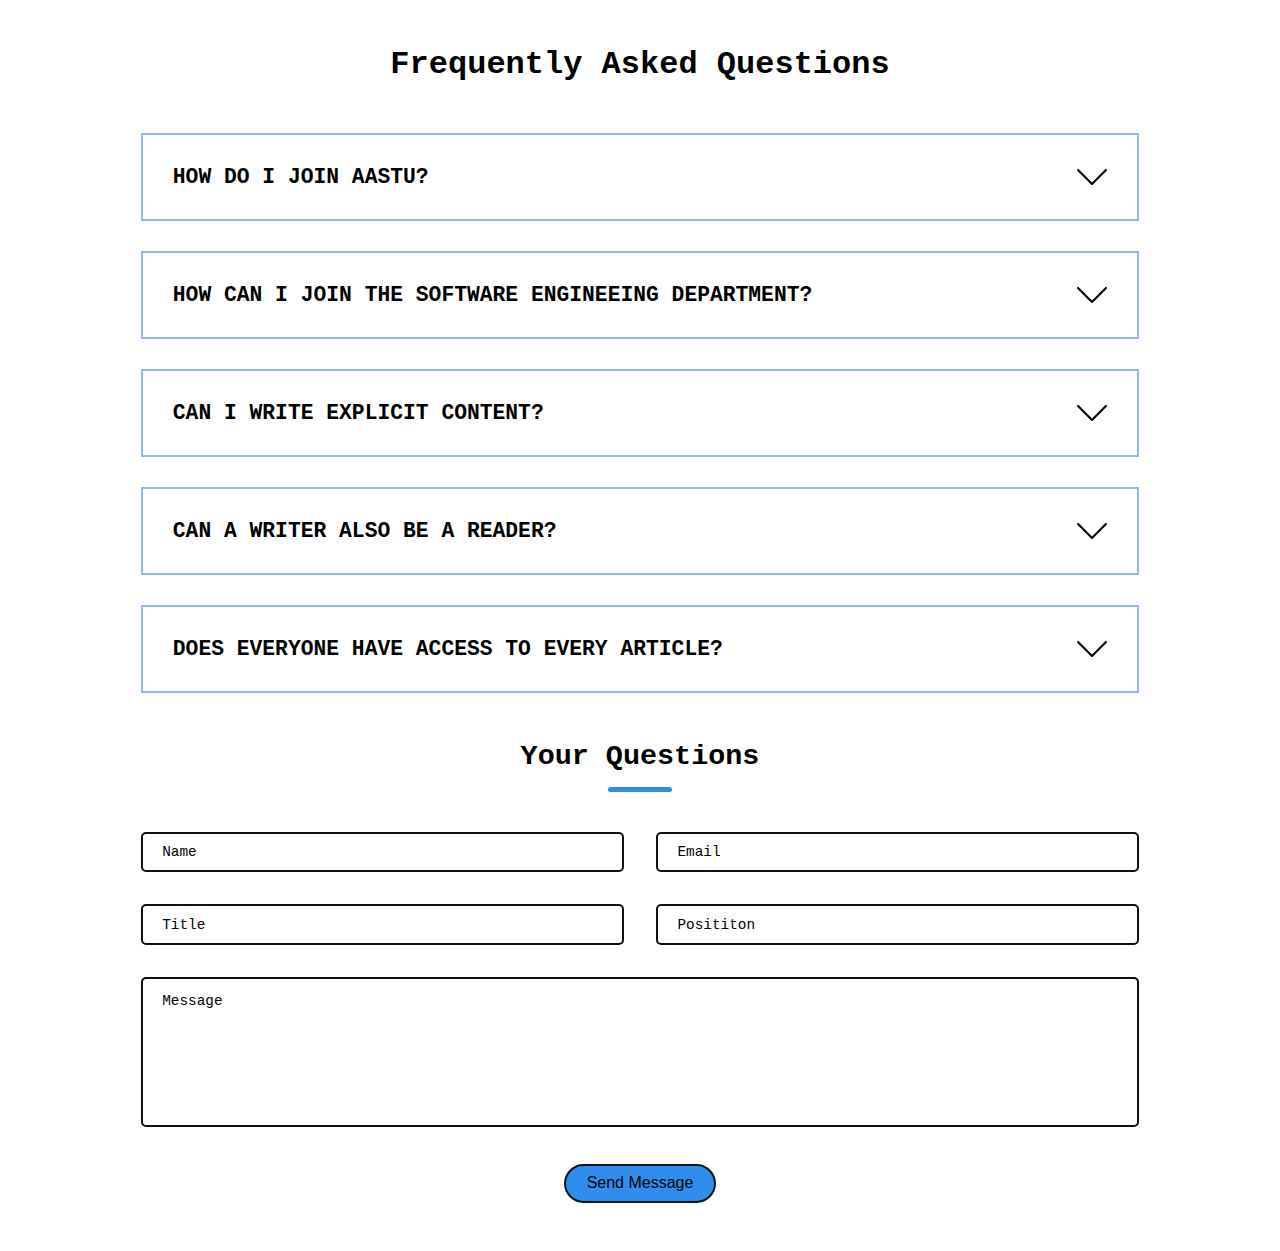
<file: src/pages/faq.html>
<!DOCTYPE html>
<html lang="en">
  <head>
    <meta charset="UTF-8" />
    <meta http-equiv="X-UA-Compatible" content="IE=edge" />
    <meta name="viewport" content="width=device-width, initial-scale=1.0" />
    <!-- <link rel="stylesheet" href="../resources/components/base.css" /> -->
    <!-- <link rel="stylesheet" href="../resources/components/button.css" /> -->
    <link rel="stylesheet" href="../styles/faq.css" />
    <title>Frequently Asked Questions | Software Engineering Department</title>
  </head>
  <body>

	

    <!-- FAQ Section -->
    <section class="wrapper">
      <!-- Our Work Goes Here -->
      <div class="faqSectionContainer">
       
        <!-- Navigation Bar Ends here -->
        <h1 id="faqHeader">Frequently Asked Questions</h1>
        <div class="faqContainer">
            <!-- It will load data from faq array then renders it here -->
        </div>
      </div>

      <!-- Question Asking Form -->
      <!-- FAQ form -->
			<div class="container questionForm">
				<div class="formHeaderText">
					<h3 class="title">Your Questions</h3>
					<span class="line" ></span>				
				</div>
				<form class="formLayout">
						<div class="inputContainer nameArea">
								<input required type="text" name="name" class="input">
								<label for="name">Name</label>
								<span>Name</span>
						</div>
						<div class="inputContainer emailArea">
								<input required type="email" name="email" class="input">
								<label for="email">Email</label>
								<span>Email</span>
						</div>
						<div class="inputContainer titleArea">
								<input type="text" name="title" class="input">
								<label for="title">Title</label>
								<span>Title</span>
						</div>
						<div class="inputContainer positionArea">
								<input type="text" name="posititon" class="input">
								<label for="posititon">Posititon</label>
								<span>Posititon</span>
						</div>
						<div class="inputContainer textarea messageArea">
								<textarea required name="message" class="input"></textarea>
								<label for="message">Message</label>
								<span>Message</span>
						</div>

						<div class="buttonArea">
							<button type="submit" class="btn">Send Message</button>
						</div>
				</form>
			</div>
    </section>

    <!-- Footer Goes Here -->

    <script src="../js/script.js"></script>
  </body>
</html>
</file>
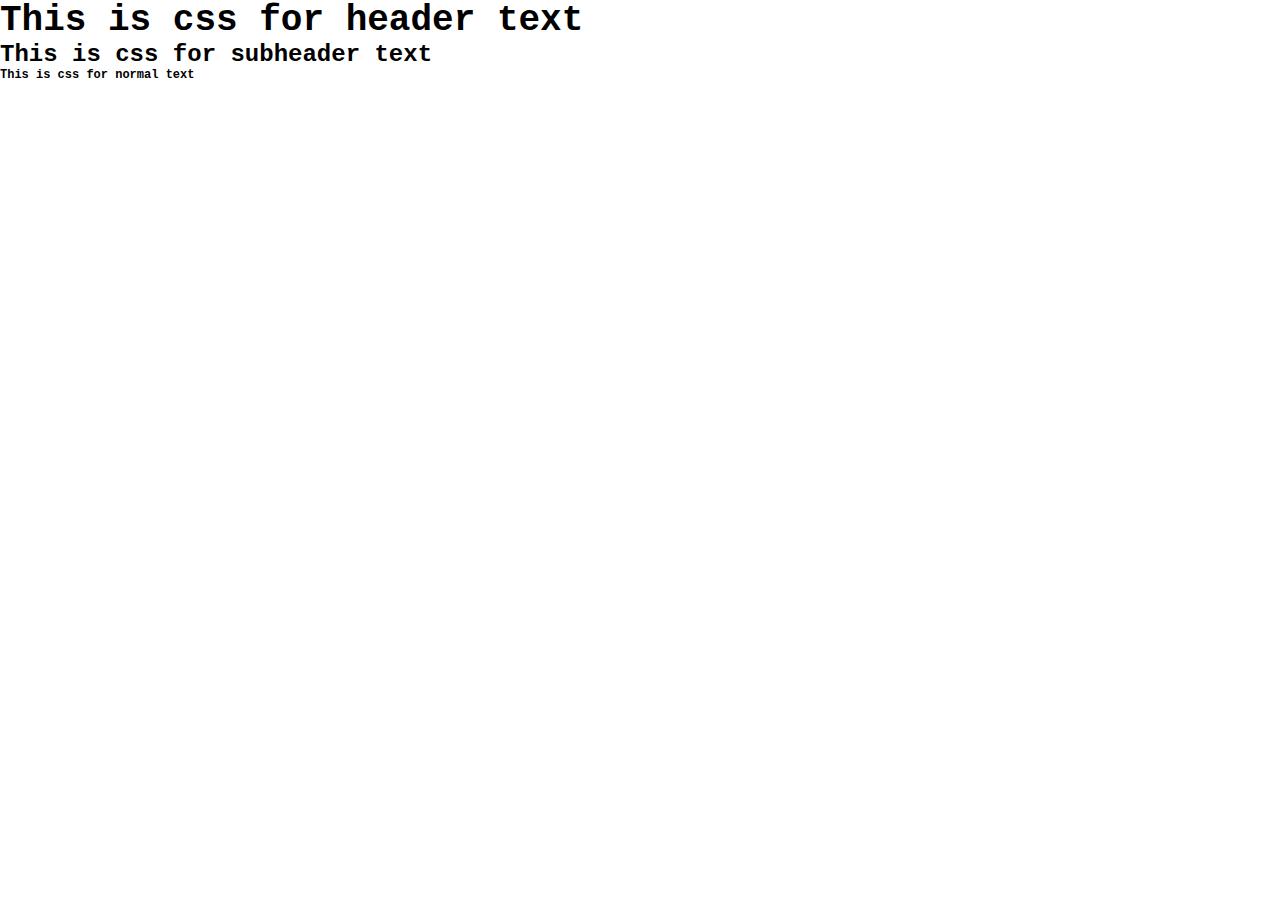
<file: src/resources/components/base.html>
<!DOCTYPE html>
<html lang="en">
<head>
    <meta charset="UTF-8">
    <meta http-equiv="X-UA-Compatible" content="IE=edge">
    <meta name="viewport" content="width=device-width, initial-scale=1.0">
    <link rel="stylesheet" href="base.css">
    <title>Base</title>
</head>
<body>
    <div>
        <h1 class="font fontHeader">This is css for header text</h1>
    </div>

    <div>
        <h1 class="font fontSubHeader">This is css for subheader text</h1>
    </div>

    <div>
        <h1 class="font fontText">This is css for normal text</h1>
    </div>
</body>
</html>
</file>
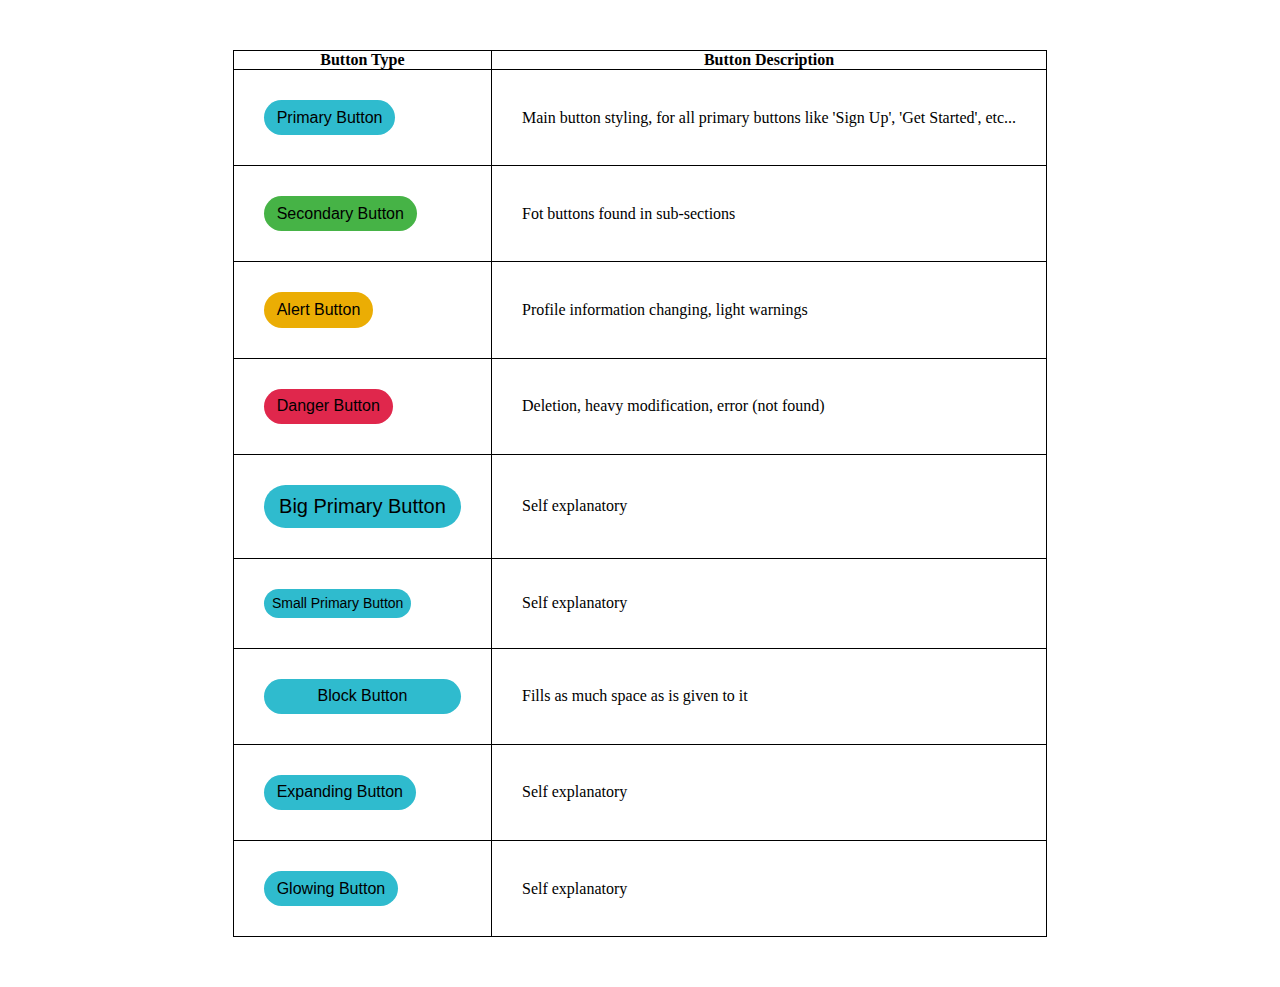
<file: src/resources/components/button.html>
<!DOCTYPE html>
<html lang="en">
<head>
    <meta charset="UTF-8">
    <meta http-equiv="X-UA-Compatible" content="IE=edge">
    <meta name="viewport" content="width=device-width, initial-scale=1.0">
    <link rel="stylesheet" href="base.css">
    <link rel="stylesheet" href="button.css">
    <title>Implementation</title>
</head>
<body>
    <div class="table">
        <table>
            <thead>
                <th>Button Type</th>
                <th>Button Description</th>
            </thead>
            <tbody>
                <tr>
                    <td><button class="btn btnPrimary">Primary Button</button></td>
                    <td>Main button styling, for all primary buttons like 'Sign Up', 'Get Started', etc...</td>
                </tr>
                <tr>
                    <td><button class="btn btnSecondary">Secondary Button</button></td>
                    <td>Fot buttons found in sub-sections</td>
                </tr>
                <tr>
                    <td><button class="btn btnAlert">Alert Button</button></td>
                    <td>Profile information changing, light warnings</td>
                </tr>
                <tr>
                    <td><button class="btn btnDanger">Danger Button</button></td>
                    <td>Deletion, heavy modification, error (not found)</td>
                </tr>
                <tr>
                    <td><button class="btn btnPrimary btnBig">Big Primary Button</button></td>
                    <td>Self explanatory</td>
                </tr>
                <tr>
                    <td><button class="btn btnPrimary btnSmall">Small Primary Button</button></td>
                    <td>Self explanatory</td>
                </tr>
                <tr>
                    <td><button class="btn btnPrimary btnBlock">Block Button</button></td>
                    <td>Fills as much space as is given to it</td>
                </tr>
                <tr>
                    <td><button class="btn btnPrimary btnHoverExpand">Expanding Button</button></td>
                    <td>Self explanatory</td>
                </tr>
                <tr>
                    <td><button class="btn btnPrimary btnHoverGlow">Glowing Button</button></td>
                    <td>Self explanatory</td>
                </tr>
            </tbody>
        </table>
    </div>
    
    
</body>
</html>
</file>
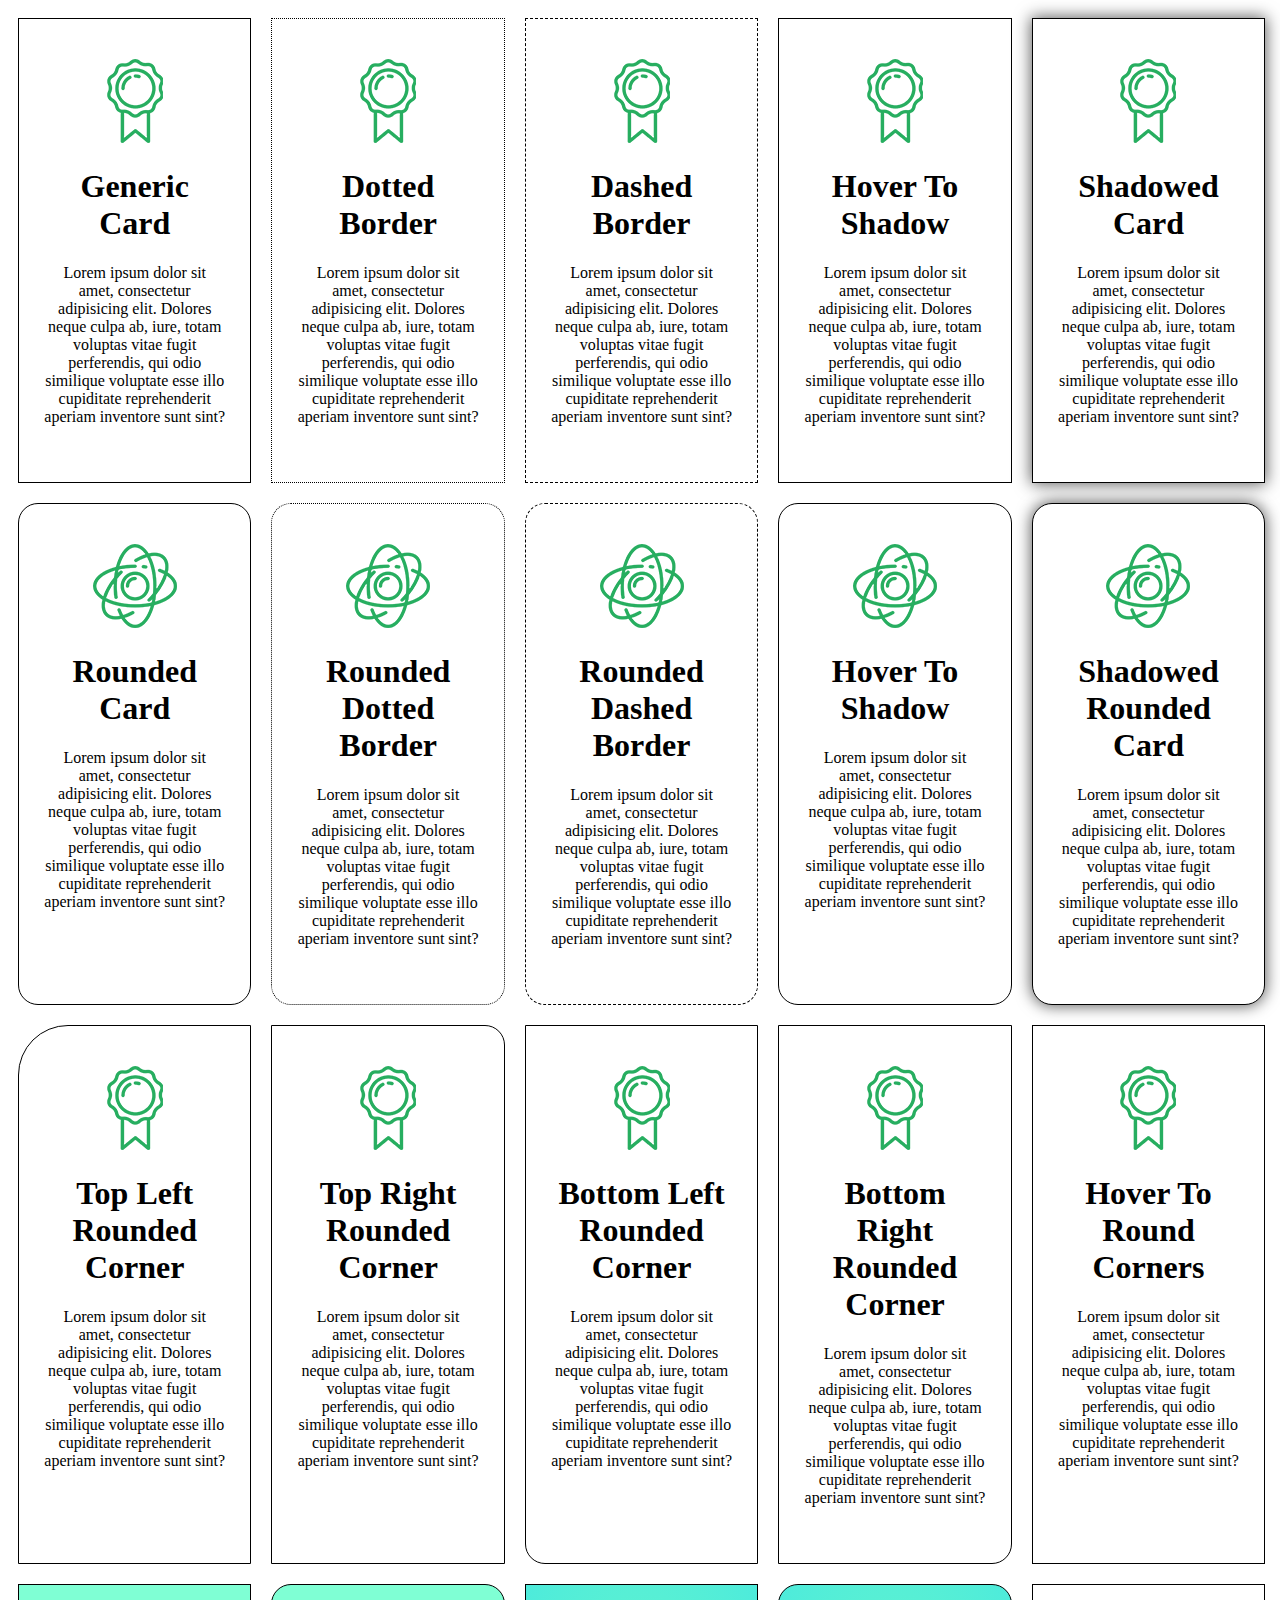
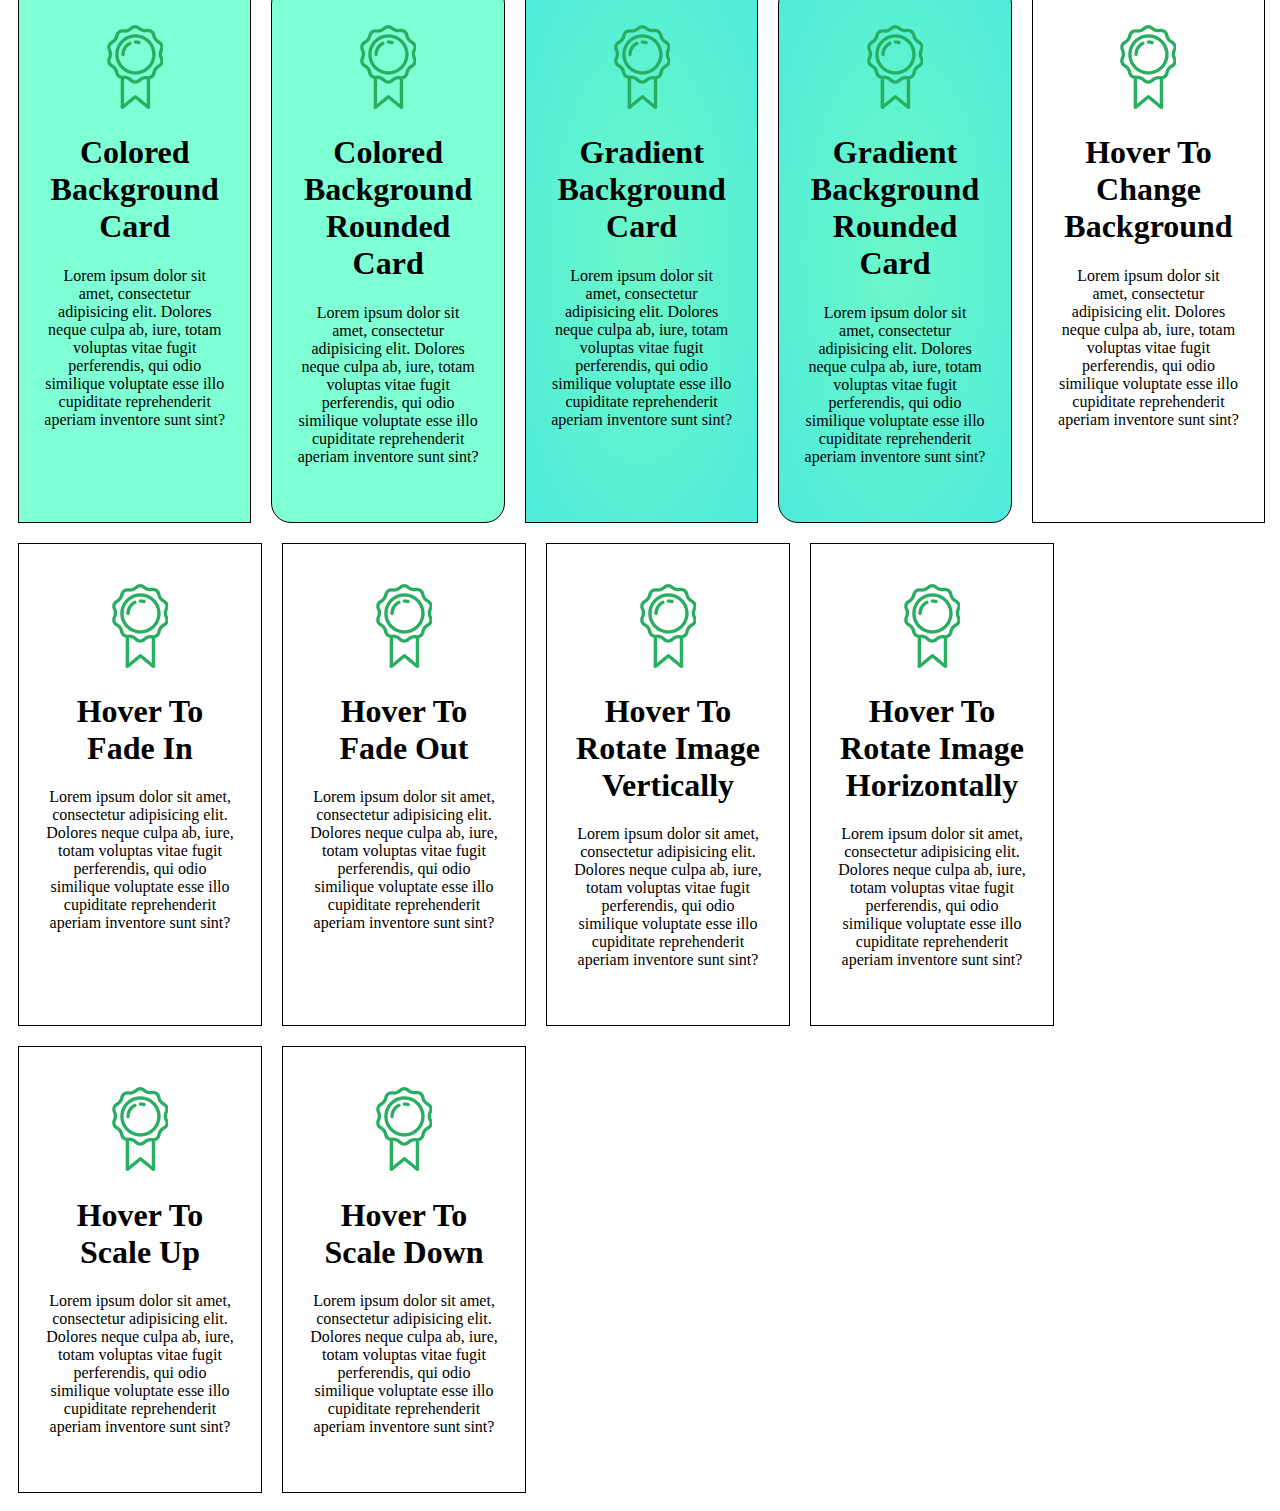
<file: src/resources/components/cards.html>
<!DOCTYPE html>
<html>
    <head>
        <link href="cards.css" rel="stylesheet">        
    </head>
    <body>

        <div class="cardShowCase">

            <div class="card">
                <img src="assets/trusted_certification.svg">
                <h1> Generic Card </h1>
                <p> Lorem ipsum dolor sit amet, consectetur adipisicing elit. Dolores neque culpa ab, iure, totam voluptas vitae fugit perferendis, qui odio similique voluptate esse illo cupiditate reprehenderit aperiam inventore sunt sint? </p>
            </div>
            
            <div class="card cardBorderDotted">
                <img src="assets/trusted_certification.svg">
                <h1> Dotted Border </h1>
                <p> Lorem ipsum dolor sit amet, consectetur adipisicing elit. Dolores neque culpa ab, iure, totam voluptas vitae fugit perferendis, qui odio similique voluptate esse illo cupiditate reprehenderit aperiam inventore sunt sint? </p>
            </div>    

            <div class="card cardBorderDashed">
                <img src="assets/trusted_certification.svg">
                <h1> Dashed Border </h1>
                <p> Lorem ipsum dolor sit amet, consectetur adipisicing elit. Dolores neque culpa ab, iure, totam voluptas vitae fugit perferendis, qui odio similique voluptate esse illo cupiditate reprehenderit aperiam inventore sunt sint? </p>
            </div>

            <div class="card cardHoverShadow">
                <img src="assets/trusted_certification.svg">
                <h1> Hover To Shadow </h1>
                <p> Lorem ipsum dolor sit amet, consectetur adipisicing elit. Dolores neque culpa ab, iure, totam voluptas vitae fugit perferendis, qui odio similique voluptate esse illo cupiditate reprehenderit aperiam inventore sunt sint? </p>
            </div>

            <div class="card cardShadowed">
                <img src="assets/trusted_certification.svg">
                <h1> Shadowed Card </h1>
                <p> Lorem ipsum dolor sit amet, consectetur adipisicing elit. Dolores neque culpa ab, iure, totam voluptas vitae fugit perferendis, qui odio similique voluptate esse illo cupiditate reprehenderit aperiam inventore sunt sint? </p>
            </div>

        </div>

        <div class="cardShowCase">

            <div class="card cardRounded">
                <img src="assets/scientific_research.svg">
                <h1> Rounded Card </h1>
                <p> Lorem ipsum dolor sit amet, consectetur adipisicing elit. Dolores neque culpa ab, iure, totam voluptas vitae fugit perferendis, qui odio similique voluptate esse illo cupiditate reprehenderit aperiam inventore sunt sint? </p>
            </div>    

            <div class="card cardRounded cardBorderDotted">
                <img src="assets/scientific_research.svg">
                <h1> Rounded Dotted Border </h1>
                <p> Lorem ipsum dolor sit amet, consectetur adipisicing elit. Dolores neque culpa ab, iure, totam voluptas vitae fugit perferendis, qui odio similique voluptate esse illo cupiditate reprehenderit aperiam inventore sunt sint? </p>
            </div>    

            <div class="card cardRounded cardBorderDashed">
                <img src="assets/scientific_research.svg">
                <h1> Rounded Dashed Border </h1>
                <p> Lorem ipsum dolor sit amet, consectetur adipisicing elit. Dolores neque culpa ab, iure, totam voluptas vitae fugit perferendis, qui odio similique voluptate esse illo cupiditate reprehenderit aperiam inventore sunt sint? </p>
            </div>    

            <div class="card cardRounded cardHoverShadow">
                <img src="assets/scientific_research.svg">
                <h1> Hover To Shadow </h1>
                <p> Lorem ipsum dolor sit amet, consectetur adipisicing elit. Dolores neque culpa ab, iure, totam voluptas vitae fugit perferendis, qui odio similique voluptate esse illo cupiditate reprehenderit aperiam inventore sunt sint? </p>
            </div>    

            <div class="card cardRounded cardShadowed">
                <img src="assets/scientific_research.svg">
                <h1> Shadowed Rounded Card </h1>
                <p> Lorem ipsum dolor sit amet, consectetur adipisicing elit. Dolores neque culpa ab, iure, totam voluptas vitae fugit perferendis, qui odio similique voluptate esse illo cupiditate reprehenderit aperiam inventore sunt sint? </p>
            </div>

        </div>

        <div class="cardShowCase"> 

            <div class="card cardRoundedTopLeft">
                <img src="assets/trusted_certification.svg">
                <h1> Top Left <br> Rounded Corner </h1>
                <p> Lorem ipsum dolor sit amet, consectetur adipisicing elit. Dolores neque culpa ab, iure, totam voluptas vitae fugit perferendis, qui odio similique voluptate esse illo cupiditate reprehenderit aperiam inventore sunt sint? </p>
            </div>

            <div class="card cardRoundedTopRight">
                <img src="assets/trusted_certification.svg">
                <h1> Top Right <br> Rounded Corner </h1>
                <p> Lorem ipsum dolor sit amet, consectetur adipisicing elit. Dolores neque culpa ab, iure, totam voluptas vitae fugit perferendis, qui odio similique voluptate esse illo cupiditate reprehenderit aperiam inventore sunt sint? </p>
            </div>

            <div class="card cardRoundedBottomLeft">
                <img src="assets/trusted_certification.svg">
                <h1> Bottom Left <br> Rounded Corner </h1>
                <p> Lorem ipsum dolor sit amet, consectetur adipisicing elit. Dolores neque culpa ab, iure, totam voluptas vitae fugit perferendis, qui odio similique voluptate esse illo cupiditate reprehenderit aperiam inventore sunt sint? </p>
            </div>

            <div class="card cardRoundedBottomRight">
                <img src="assets/trusted_certification.svg">
                <h1> Bottom Right <br> Rounded Corner </h1>
                <p> Lorem ipsum dolor sit amet, consectetur adipisicing elit. Dolores neque culpa ab, iure, totam voluptas vitae fugit perferendis, qui odio similique voluptate esse illo cupiditate reprehenderit aperiam inventore sunt sint? </p>
            </div>
                        
            <div class="card cardHoverRoundCorners">
                <img src="assets/trusted_certification.svg">
                <h1> Hover To Round Corners </h1>
                <p> Lorem ipsum dolor sit amet, consectetur adipisicing elit. Dolores neque culpa ab, iure, totam voluptas vitae fugit perferendis, qui odio similique voluptate esse illo cupiditate reprehenderit aperiam inventore sunt sint? </p>
            </div>

        </div>

        <div class="cardShowCase">

            <div class="card cardColoredBG">
                <img src="assets/trusted_certification.svg">
                <h1> Colored Background Card </h1>
                <p> Lorem ipsum dolor sit amet, consectetur adipisicing elit. Dolores neque culpa ab, iure, totam voluptas vitae fugit perferendis, qui odio similique voluptate esse illo cupiditate reprehenderit aperiam inventore sunt sint? </p>
            </div>
            
            <div class="card cardRounded cardColoredBG">
                <img src="assets/trusted_certification.svg">
                <h1> Colored Background Rounded Card </h1>
                <p> Lorem ipsum dolor sit amet, consectetur adipisicing elit. Dolores neque culpa ab, iure, totam voluptas vitae fugit perferendis, qui odio similique voluptate esse illo cupiditate reprehenderit aperiam inventore sunt sint? </p>
            </div>    

            <div class="card cardGradientBG">
                <img src="assets/trusted_certification.svg">
                <h1> Gradient Background Card </h1>
                <p> Lorem ipsum dolor sit amet, consectetur adipisicing elit. Dolores neque culpa ab, iure, totam voluptas vitae fugit perferendis, qui odio similique voluptate esse illo cupiditate reprehenderit aperiam inventore sunt sint? </p>
            </div>
            
            <div class="card cardRounded cardGradientBG">
                <img src="assets/trusted_certification.svg">
                <h1> Gradient Background Rounded Card </h1>
                <p> Lorem ipsum dolor sit amet, consectetur adipisicing elit. Dolores neque culpa ab, iure, totam voluptas vitae fugit perferendis, qui odio similique voluptate esse illo cupiditate reprehenderit aperiam inventore sunt sint? </p>
            </div>    

            <div class="card cardHoverBackground">
                <img src="assets/trusted_certification.svg">
                <h1> Hover To Change Background </h1>
                <p> Lorem ipsum dolor sit amet, consectetur adipisicing elit. Dolores neque culpa ab, iure, totam voluptas vitae fugit perferendis, qui odio similique voluptate esse illo cupiditate reprehenderit aperiam inventore sunt sint? </p>
            </div>
            


        </div>
        
        <div class="cardShowCase"> 

            <div class="card cardHoverFadeIn">
                <img src="assets/trusted_certification.svg">
                <h1> Hover To Fade In </h1>
                <p> Lorem ipsum dolor sit amet, consectetur adipisicing elit. Dolores neque culpa ab, iure, totam voluptas vitae fugit perferendis, qui odio similique voluptate esse illo cupiditate reprehenderit aperiam inventore sunt sint? </p>
            </div>

            <div class="card cardHoverFadeOut">
                <img src="assets/trusted_certification.svg">
                <h1> Hover To Fade Out </h1>
                <p> Lorem ipsum dolor sit amet, consectetur adipisicing elit. Dolores neque culpa ab, iure, totam voluptas vitae fugit perferendis, qui odio similique voluptate esse illo cupiditate reprehenderit aperiam inventore sunt sint? </p>
            </div>

            <div class="card cardHoverImageRotateVertical">
                <img src="assets/trusted_certification.svg">
                <h1> Hover To Rotate Image Vertically </h1>
                <p> Lorem ipsum dolor sit amet, consectetur adipisicing elit. Dolores neque culpa ab, iure, totam voluptas vitae fugit perferendis, qui odio similique voluptate esse illo cupiditate reprehenderit aperiam inventore sunt sint? </p>
            </div>

            <div class="card cardHoverImageRotateHorizontal">
                <img src="assets/trusted_certification.svg">
                <h1> Hover To Rotate Image Horizontally </h1>
                <p> Lorem ipsum dolor sit amet, consectetur adipisicing elit. Dolores neque culpa ab, iure, totam voluptas vitae fugit perferendis, qui odio similique voluptate esse illo cupiditate reprehenderit aperiam inventore sunt sint? </p>
            </div>

        </div>

        <div class="cardShowCase"> 

            <div class="card cardHoverScaleUp">
                <img src="assets/trusted_certification.svg">
                <h1> Hover To Scale Up</h1>
                <p> Lorem ipsum dolor sit amet, consectetur adipisicing elit. Dolores neque culpa ab, iure, totam voluptas vitae fugit perferendis, qui odio similique voluptate esse illo cupiditate reprehenderit aperiam inventore sunt sint? </p>
            </div>
            
            <div class="card cardHoverScaleDown">
                <img src="assets/trusted_certification.svg">
                <h1> Hover To Scale Down </h1>
                <p> Lorem ipsum dolor sit amet, consectetur adipisicing elit. Dolores neque culpa ab, iure, totam voluptas vitae fugit perferendis, qui odio similique voluptate esse illo cupiditate reprehenderit aperiam inventore sunt sint? </p>
            </div>            

        </div>

    </body>
</html>
</file>
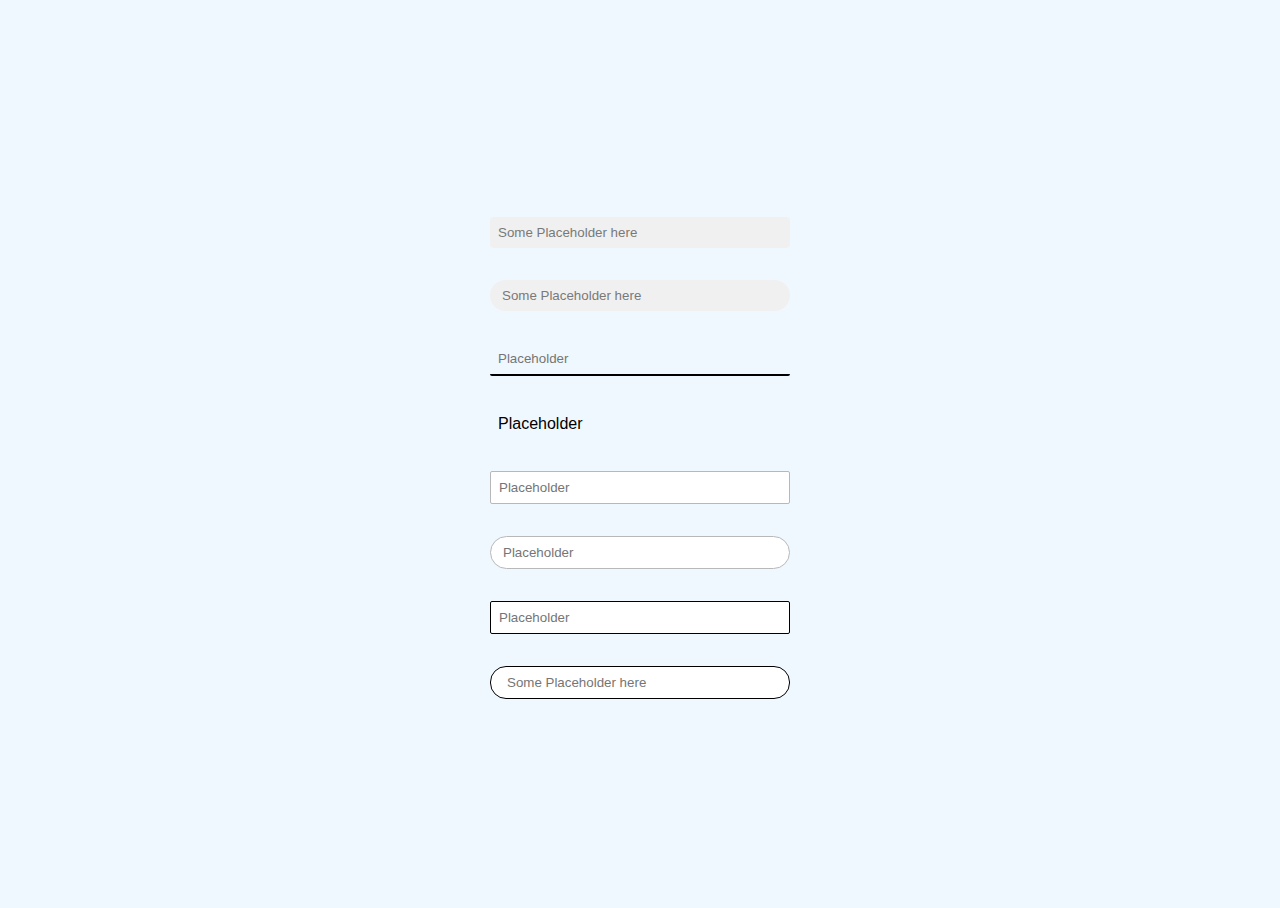
<file: src/resources/components/inputs.html>
<!DOCTYPE html>
<html lang="en">
  <head>
    <meta charset="UTF-8" />
    <meta http-equiv="X-UA-Compatible" content="IE=edge" />
    <meta name="viewport" content="width=device-width, initial-scale=1.0" />
    <title>Document</title>
    <link rel="stylesheet" href="inputs.css" />
  </head>
  <body>
    <!-- <svg xmlns="http://www.w3.org/2000/svg" class="h-6 w-6" fill="none" viewBox="0 0 24 24" stroke="currentColor">
        <path stroke-linecap="round" stroke-linejoin="round" stroke-width="2" d="M16 7a4 4 0 11-8 0 4 4 0 018 0zM12 14a7 7 0 00-7 7h14a7 7 0 00-7-7z" />
      </svg> -->
    <form>
      <input
        class="inputPrimary"
        type="text"
        placeholder="Some Placeholder here"
      />
      <input
        class="inputPrimaryRounded"
        type="text"
        placeholder="Some Placeholder here"
      />
      <input class="inputUnderline" type="text" placeholder="Placeholder" />

      <div class="inputAnimatedContainer">
        <input class="inputAnimated" type="text" placeholder="Placeholder" />
        <span class="inputAnimatedLabel" role="label">Placeholder</span>
        <div class="inputAnimatedUnderline" aria-hidden="true"></div>
      </div>
      <input class="inputOutline" type="text" placeholder="Placeholder" />
      <input
        class="inputOutlineRounded"
        type="text"
        placeholder="Placeholder"
      />
      <input class="inputShadow" type="text" placeholder="Placeholder" />
      <input
        class="inputShadowRounded"
        type="text"
        placeholder="Some Placeholder here"
      />
    </form>
  </body>
</html>
</file>
<file: src/resources/components/base.css>
@import url('https://fonts.googleapis.com/css2?family=Fredoka:wght@300;400;500;600;700&display=swap');

* {
    margin: 0;
    padding: 0;
    box-sizing: border-box;
}

.font {
    font-family: 'Courier New', Courier, monospace;
}

.fontHeader {
    font-size: 36px;
}

.fontSubHeader {
    font-size: 24px;
}

.fontText {
    font-size: 12px;
}
</file>
<file: src/resources/components/button.css>
:root {
    --primary: rgb(47, 187, 206);
    --secondary: rgb(70, 179, 70);
    --alert: rgb(235, 173, 4);
    --danger: rgb(224, 39, 76);
}

/* For implementation purposes only */

table {
    margin-top: 50px;
    margin-bottom: 50px;
    margin-left: auto;
    margin-right: auto;
    border-collapse: collapse;
}

table, td, th {
    border: 1px solid;
}

td {
    padding: 30px;
}

.table {
    justify-content: center;
}

/* For implementation purposes only */

.btn {
    border: none;
    border-radius: 1.5rem;
    cursor: pointer;
    display: inline-block;
    font-size: 1rem;
    line-height: 1.5;
    padding: 0.35rem 0.8rem;
}

.btnPrimary {
    background-color: var(--primary);
    border-color: #007bff;
}

.btnSecondary {
    background-color: var(--secondary);
}

.btnAlert {
    background-color: var(--alert);
}

.btnDanger {
    background-color: var(--danger);
}

.btnHoverExpand:hover {
    padding: 0.675rem 1.15rem;
    transition-duration: 250ms;
}

.btnHoverGlow:hover {
    animation: glowingButton 500ms infinite;
}

.btnBig {
    padding: 0.4rem 0.95rem;
    font-size: 1.25rem;
    line-height: 1.5;
}

.btnSmall {
    padding: 0.25rem 0.5rem;
    font-size: 0.875rem;
    line-height: 1.5;
}

.btnBlock {
    display: block;
    width: 100%;
}

@keyframes glowingButton {
    0% {

        box-shadow: 0 0 5px;
    }
    50% {
        box-shadow: 0 0 15px;
    }
    100% {
        box-shadow: 0 0 5px;
    }
}
</file>
<file: src/styles/faq.css>
/* @import url("https://fonts.googleapis.com/css2?family=Bebas+Neue&family=Encode+Sans+Expanded&family=Open+Sans&family=Poppins&display=swap"); */
@import url("https://fonts.googleapis.com/css2?family=Fredoka:wght@300;400;500;600;700&display=swap");

/* Color Variables */

:root {
  --white: #fff;
  --black: #111111;
  --grey: #f1f1f1;
  --theme-blue: #2f8ded;
  --error: #f44336;
  --theme-blue-lighter: #59acff;
  --theme-blue-lightest: #59acff3d;
}

:root {
  --small: 0.75rem;
  --medium: 1rem;
  --large: 1.333rem;
  --header-main: 2.369rem;
  --header-sub: 1.777rem;
}

*,
*::before,
*::after {
  margin: 0;
  padding: 0;
  box-sizing: border-box;
  
}

body {
  /* font-family: 'Open Sans', sans-serif;  */
  font-family: "Courier New", Courier, monospace;
}

/* Reusable classes */

.container {
  width: 100%;
}


.wrapper {
  width: 100%;
  display: flex;
  flex-direction: column;
  align-items: center;
  padding: 1rem;
}

.faqSectionContainer {
  width: 100%;
  display: flex;
  flex-direction: column;
  align-items: center;
  margin-bottom: 50px;
}

#faqHeader {
  font-size: 2rem;
  margin: 30px 0px 50px;
}

.faqContainer {
  display: flex;
  flex-direction: column;
  width: 80%;
  gap: 30px;
}

/* a question container */
.questionsContainer {
  width: 100%;
  border: #4c8ff59c solid 2px;
  padding: 30px;
  transition: background-color 1s ease-in-out;
}

/* A single question */
.question {
  display: flex;
  justify-content: space-between;
  cursor: pointer;
}

.question > h3 {
  font-weight: 700;
  font-size: var(--large);
  text-transform: uppercase;
  /* font-size: var(--header-sub); */
}

/* Drop down svg */
.dropdownSvg {
  width: 30px;
  height: auto;
  transition: display 1s ease-in-out;
}

/* cancel svg */
.cancelSvg {
  display: none;
}

.questionsContainer.active {
  background-color: var(--theme-blue-lightest);
}

.questionsContainer.active .dropdownSvg {
  opacity: 0;
  display: none;
}

.questionsContainer.active .cancelSvg {
  display: block;
  width: 30px;
  height: auto;
}

.faqAnswer {
  max-height: 0;
  overflow: hidden;
  transition: none;
  /* transition: max-height .5s ease; */
}

.faqAnswer > p {
  font-size: large;
  line-height: var(--large);
}

.questionsContainer.active .faqAnswer {
  max-height: 560px;
  margin-top: .5rem;
  animation: fade 1s ease-in-out;
}

@keyframes fade {
  from {
    opacity: 0;
    transform: translateY(-.5rem);
    
  }
  to {
    opacity: 1;
    transform: translateY(0);
  }
}

/* ----------------------------------------------------------------------------------------- */

/* Styles concerning the FAQ form section */

/* for when there is an error */

.error {
    border: 2px solid var(--error);
    border-radius: 5px;
}

.error .input {
    border: none;
}

/* Styles for FAQ Form */

.formHeaderText {
    display: flex;
    flex-direction: column;
    gap: 1rem;
    align-items: center;
    padding: 0 2rem;
    margin-bottom: .5rem;
}

.formHeaderText .line {
    width: 4rem;
    height: .3rem;
    background-color: var(--theme-blue);
    border-radius: 1rem;
}

.title{
    font-weight: 700;
    font-size: var(--header-sub);
    line-height: 1;
}

/* Form Layout using grid */

.questionForm {
  width: 80%;
}

.formLayout {
    padding: 2rem 0;
    overflow: hidden;
    position: relative;
    display: grid;
    grid-template-columns: 1fr 1fr;
    grid-template-areas: "name email" "title purpose" "message message" "submit submit";   
    column-gap: 2rem;
    row-gap: 2rem;
}

.nameArea {
    grid-area: name;
}
.emailArea {
    grid-area: email;
}
.titleArea {
    grid-area: title;
}
.positionArea {
    grid-area: purpose;
}
.messageArea {
    grid-area: message;
}

.buttonArea {
    grid-area: submit;
    display: flex;
    justify-content: center;
}

/* Styles for input wrapper div's */

.inputContainer {
    position: relative;
}

.input{
    width: 100%;
    outline: none;
    border: 2px solid var(--black);
    background: none;
    padding: 0.6rem 1.2rem;
    font-size: .95rem;
    border-radius: 5px;
    transition: .3s;
}

.textarea .input {
    padding: .8rem 1.2rem;
    min-height: 150px;
    resize: none;
    overflow-y: auto;
}


/* placeholder Label */

.inputContainer label {
    position: absolute;
    top: 50%;
    left: 15px;
    transform: translateY(-50%);
    padding: 0 0.4rem;
    font-size: .9rem;
    font-weight: 400;
    pointer-events: none;
    z-index: 1000;
    transition: 0.5s;
}

.inputContainer.textarea label {
    top: 1rem;
    transform: translateY(0);
}

.inputContainer.focus label{
    top: 0;
    transform: translateY(-50%);
    left: 25px;
    font-size: .8rem; 
}

/* Button Styles */
.btn {
    padding: .6rem 1.3rem;
    background-color: var(--theme-blue);
    border: 2px solid var(--black);
    font-size: 1rem;
    line-height: 1;
    border-radius: 25px;
    outline: none;
    cursor: pointer;
    transition: .3s;
    margin: 0;
    min-width: fit-content;
    max-width: 5rem;
    justify-self: center;
}

.btn:hover{
    background-color: var(--white);
    color: black;
}

/* Placeholder text Styles on the top of the input field */
.inputContainer span {
    position: absolute;
    top: 0;
    left: 25px;
    transform: translateY(-50%);
    font-size: 0.8rem;
    padding: 0 0.4rem;
    color: transparent;
    pointer-events: none;
}

.inputContainer span:before,
.inputContainer span:after {
    content: "";
    position: absolute;
    width: 10%;
    opacity: 0;
    transition: .3s;
    height: 5px;
    background-color: var(--white);
    top: 50%;
    transform: translateY(-50%);
}

.inputContainer span:before{
    left: 50%;
}

.inputContainer span:after{
    right: 50%;
}

.inputContainer.focus span:before,
.inputContainer.focus span:after{
    width: 50%;
    opacity: 1;
}

/* Media Queries for the FAQ page */

@media (max-width: 480px) {
    .formLayout {
        padding: 1.7rem 1.6rem;
    }

    .input {
        padding: .45rem 1.2rem;
    }

    .btn {
        padding: .45rem 1.2rem;
    }
}

@media (max-width: 640px) {
    .formLayout {
        grid-template-columns: 1fr;
        grid-template-areas: "name" "email" "title" "purpose" "message" "submit";
    }

    .wrapper {
      padding: 0;
    }

    .container {
        max-width: 640px;
    }
}
@media (max-width: 768px) {
    .container {
        max-width: 768px;
    }

    /* Brooks CSS */

    #faqHeader {
      font-size: 1.5rem;
    }
    .question > h3 {
      font-size: 1.2rem;
    }
}
@media (max-width: 1024px) {
    .container {
        max-width:1024px;
    }

    /* Brooks Styles */

    .logoImage {
      width: 15%;
    }
    .faqNavbarLinksContainer {
      width: 73%;
      gap: 3%;
    }
    .logoImage {
      width: 20%;
    }
}
@media (max-width: 1280px) {
    .container {
        max-width:1280px;
    }
}
</file>
<file: src/resources/components/cards.css>
.cardShowCase {
    display: flex;
    width: 99vw;
}

/* Design Library Content */
:root {
    --cardWidth: 15vw;
    --cardRadius: 20px;
    --cardRadiusSecondary: 50px;
    --cardColorPrimary: white;
    --cardShadowColor: rgba(0, 0, 0, 0.637);
    --cardBorderColor: black;
    --cardShadowBlurRadius: 15px;
    --cardShadowBlurRadiusSecondary: 40px;
    --cardGradientColor1: #6df8c8;
    --cardGradientColor2: #4debdb;
    --cardBackgroundPrimaryColor: aquamarine;
}


/* Basic Cards */
.card {
    background-color: var(--cardColorPrimary);
    padding: 40px 25px;
    width: var(--cardWidth);
    text-align: center;
    margin: 10px 10px;
    border: 1px double var(--cardBorderColor);
}


/* Different Borders*/
.cardBorderDotted {
    border: 1px dotted var(--cardBorderColor);
}
.cardBorderDashed {
    border: 1px dashed var(--cardBorderColor);
}


/* Rounded Cards */
.cardRounded {
    border-radius: var(--cardRadius);
}
.cardRoundedTopLeft {
    border-top-left-radius: var(--cardRadiusSecondary);
}
.cardRoundedTopRight {
    border-top-right-radius: var(--cardRadius);
}
.cardRoundedBottomLeft {
    border-bottom-left-radius: var(--cardRadius);
}
.cardRoundedBottomRight {
    border-bottom-right-radius: var(--cardRadius);
}


/* Card Stable Effects */
.cardShadowed {
    box-shadow: 0px 0px var(--cardShadowBlurRadius) 1px var(--cardShadowColor);
}
.cardGradientBG {
    background: radial-gradient(var(--cardGradientColor1), var(--cardGradientColor2));
}
.cardColoredBG {
    background-color: var(--cardBackgroundPrimaryColor);
}


/* Card Hover Effects */
.cardHoverShadow:hover {
    box-shadow: 0px 0px var(--cardShadowBlurRadiusSecondary) 1px var(--cardShadowColor);
}
.cardHoverBackground:hover {
    animation: changeBackground 0.8s forwards;
}
.cardHoverImageRotateVertical:hover img {
    animation: rotateVertical 1s forwards;
}
.cardHoverImageRotateHorizontal:hover img {
    animation: rotateHorizontal 1s forwards;
}
.cardHoverFadeIn:hover {
    animation: fade 2s forwards;
}
.cardHoverFadeOut:hover {
    animation: fade 2s reverse forwards;
}
.cardHoverRoundCorners:hover {
    animation: roundCorners 0.5s forwards;
}
.cardHoverScaleDown:hover {
    animation: scaleDownCard 1s forwards;
}
.cardHoverScaleUp:hover {
    animation: scaleUpCard 1s forwards;
}


/* Animations */
@keyframes rotateVertical {
    to {
        transform: rotate(180deg);
    }
}

@keyframes rotateHorizontal {
    to {
        transform: rotate(90deg);
    }
}

@keyframes fade {
    0%   {
        opacity: 0.0;
    }
    10% {
        opacity: 0.1;
    }
    20% {
        opacity: 0.2;
    }
    30% {
        opacity: 0.3;
    }
    40% {
        opacity: 0.4;
    }
    50% {
        opacity: 0.5;
    }
    60% {
        opacity: 0.6;
    }
    70% {
        opacity: 0.7;
    }
    80% {
        opacity: 0.8;
    }
    90%  {
        opacity: 0.9;
    }
    100% {
        opacity: 1.0;
    }
}

@keyframes changeBackground {
    to {
        background-color: var(--cardBackgroundPrimaryColor);
    }
}

@keyframes roundCorners {
    to {
        border-radius: var(--cardRadiusSecondary);
    }
}

@keyframes scaleDownCard {
    to {
        transform: scale(0.9);
    }
}

@keyframes scaleUpCard {
    to {
        transform: scale(1.1);
    }
}
</file>
<file: src/resources/components/inputs.css>
:root {
  --blue_100: #f0f8ff;
  --inputPlaceholder: #797979;
  /* Primary input colors */
  --inputPrimaryBg: #f0f0f0;
  --inputPrimaryOutline: #c9c9c9;
  --inputPrimaryHover: #e9e9e9;
  /* Rounded Primary input colors */
  --inputPrimaryRoundedBg: #f0f0f0;
  --inputPrimaryRoundedOutline: #c9c9c9;
  --inputPrimaryRoundedHover: #e9e9e9;
  /* Underlined Input colors */
  --inputUnderlineBorder: #f00;
  --inputUnderlineHover: #e6e6e6;
  /* Animated input colors */
  --inputAnimatedUnderline: #f00;
  /* Outline input colors */
  --inputOutlineBorder: #b8b8b8;
  --inputOutlineBg: #fff;
  --inputOutlineFocus: blue;
  /* Rounded outline input colors */
  --inputOutlineRoundedBorder: #b8b8b8;
  --inputOutlineRoundedBg: #fff;
  --inputOutlineRoundedFocus: blue;
  /* Input Shadow */
  --inputShadowHover: #f1f1f1;
  --inputShadowBorder: #000;
  --inputShadowClr: #a7a7a7;
  /* Rounded input colors */
  --inputShadowRoundedHover: #f1f1f1;
  --inputShadowRoundedBg: #eeeeee;
  --inputShadowRoundedBorder: #000;
  --inputShadowRoundedClr: #a7a7a7;
}
/* Basic styles for the display page */

html {
  height: 100vh;
  box-sizing: border-box;
}
* {
  box-sizing: inherit;
}
body {
  display: grid;
  place-items: center;
  height: 100%;
  background-color: var(--blue_100);
}

form {
  display: flex;
  flex-direction: column;
  gap: 2rem;
}

input {
  width: 300px;
}
/* Primary Input*/
.inputPrimary {
  border: none;
  background-color: var(--inputPrimaryBg);
  padding: 0.5rem;
  transition: 150ms linear;
  outline: 2px solid transparent;
  border-radius: 0.25rem;
}
.inputPrimary:hover {
  background-color: var(--inputPrimaryHover);
}

.inputPrimary:active,
.inputPrimary:focus {
  outline: 2px solid var(--inputPrimaryOutline);
  background-color: var(--inputPrimaryHover);
}
.inputPrimary::placeholder {
  color: var(--inputPlaceholder);
  font-weight: 500;
}
.inputPrimaryRounded {
  border: none;
  background-color: var(--inputPrimaryRoundedBg);
  padding: 0.5rem 0.75rem;
  transition: 150ms linear;
  outline: 2px solid transparent;
  border-radius: 2.5rem;
}
.inputPrimaryRounded:hover {
  background-color: var(--inputPrimaryRoundedHover);
}

.inputPrimaryRounded:active,
.inputPrimaryRounded:focus {
  outline: 2px solid var(--inputPrimaryRoundedOutline);
  background-color: var(--inputPrimaryRoundedHover);
}
.inputPrimaryRounded::placeholder {
  color: var(--inputPlaceholder);
  font-weight: 500;
}
/* Secondary Input */
.inputUnderline {
  outline: none;
  padding: 0.5rem;
  background-color: transparent;
  border-radius: 0.125rem;
  border: none;
  border-bottom: 2px solid black;
  transition: all 250ms ease-in-out;
}
.inputUnderline:hover {
  background-color: var(--inputUnderlineHover);
}
.inputUnderline:focus {
  background-color: var(--inputUnderlineHover);
  border-bottom: 2px solid var(--inputUnderlineBorder);
}
.inputUnderline:focus::placeholder {
  color: var(--inputPlaceholder);
}

/* Animated Input*/
.inputAnimatedContainer {
  position: relative;
}
.inputAnimated {
  position: relative;
  border: none;
  outline: none;
  padding: 0.5rem;
  z-index: 1;
  background-color: transparent;
}
.inputAnimated::placeholder {
  opacity: 0;
}
.inputAnimatedLabel {
  position: absolute;
  font-family: Arial, Helvetica, sans-serif;
  left: 0;
  top: 50%;
  transform: translateY(-50%);
  padding-inline: 0.5rem;
  z-index: 10;
  transition: 200ms ease-in-out;
  pointer-events: none;
}
.inputAnimatedUnderline {
  position: absolute;
  height: 2px;
  width: 0;
  bottom: 0;
  /* Change the Left value below to determine the underline direction */
  left: 50%;
  background-color: var(--inputAnimatedUnderline);
  transition: all 200ms ease-in-out;
  z-index: 100;
}
.inputAnimated:focus ~ .inputAnimatedLabel {
  transform: translateY(-2rem);
  font-size: 0.75rem;
  color: var(--inputPlaceholder);
}
.inputAnimated:focus ~ .inputAnimatedUnderline {
  width: 100%;
  left: 0;
  right: 0;
}

.inputOutline {
  outline: none;
  padding: 0.5rem;
  border-radius: 0.125rem;
  background-color: var(--inputOutlineBg);
  border: 1px solid var(--inputOutlineBorder);
  transition: 500ms ease;
}
.inputOutline:active,
.inputOutline:focus {
  border-color: var(--inputOutlineFocus);
}
.inputOutlineRounded {
  outline: none;
  padding: 0.5rem 0.75rem;
  border-radius: 2rem;
  background-color: var(--inputOutlineRoundedBg);
  border: 1px solid var(--inputOutlineRoundedBorder);
  transition: 500ms ease;
}
.inputOutlineRounded:active,
.inputOutlineRounded:focus {
  border-color: var(--inputOutlineRoundedFocus);
}

.inputShadow {
  padding: 0.5rem;
  outline: none;
  transition: 200ms ease-in-out;
  border: 1px solid var(--inputShadowBorder);
  border-radius: 0.125rem;
}
.inputShadow:active,
.inputShadow:focus {
  transform: scale(1.01);
  background-color: var(--inputShadowHover);
  box-shadow: 0 0 0.5rem 0 var(--inputShadowClr);
}

/* Rounded Input*/
.inputShadowRounded {
  border: 1px solid var(--inputShadowRoundedBorder);
  padding: 0.5rem;
  outline: none;
  transition: 150ms linear;
  border-radius: 1rem;
  padding-inline: 1rem;
}
.inputShadowRounded:active,
.inputShadowRounded:focus {
  transform: scale(1.01);
  box-shadow: 0 0 0.5rem 0 var(--inputShadowRoundedClr);
  background-color: var(--inputShadowRoundedHover);
}
</file>
